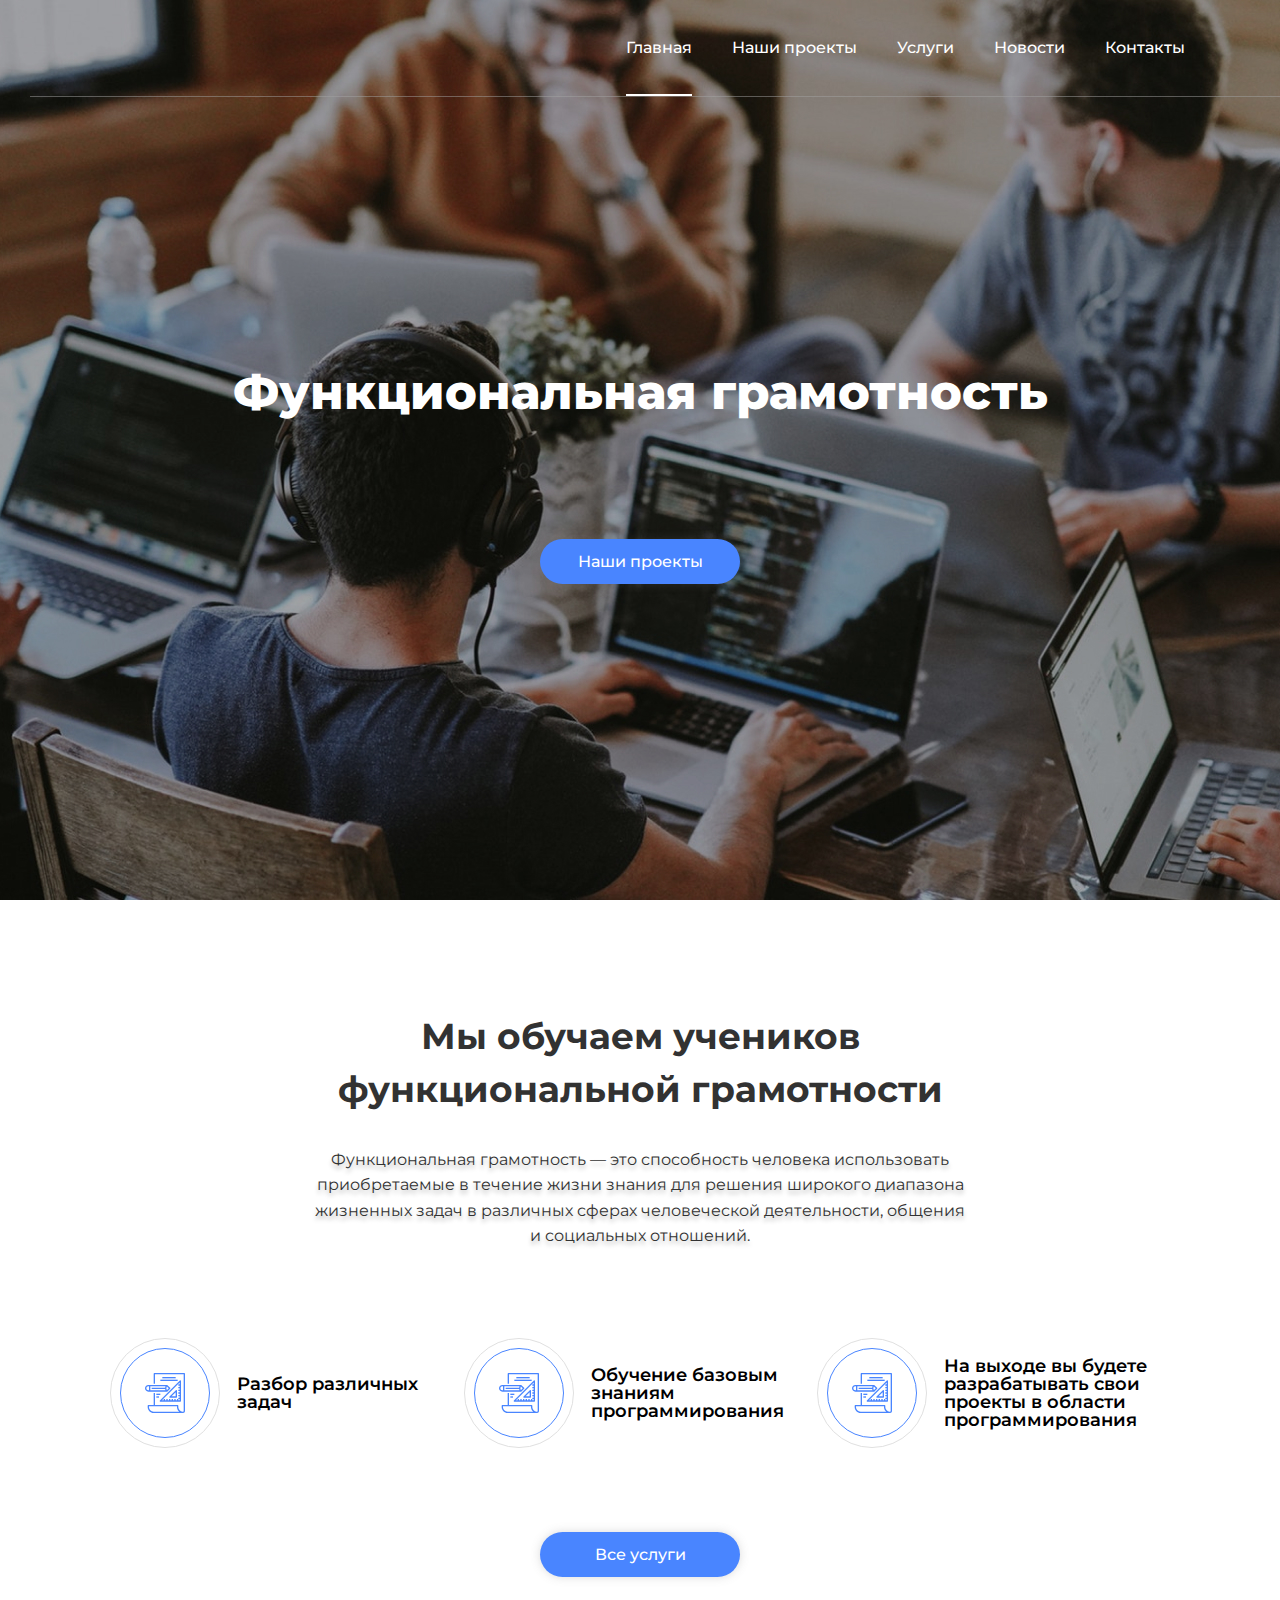
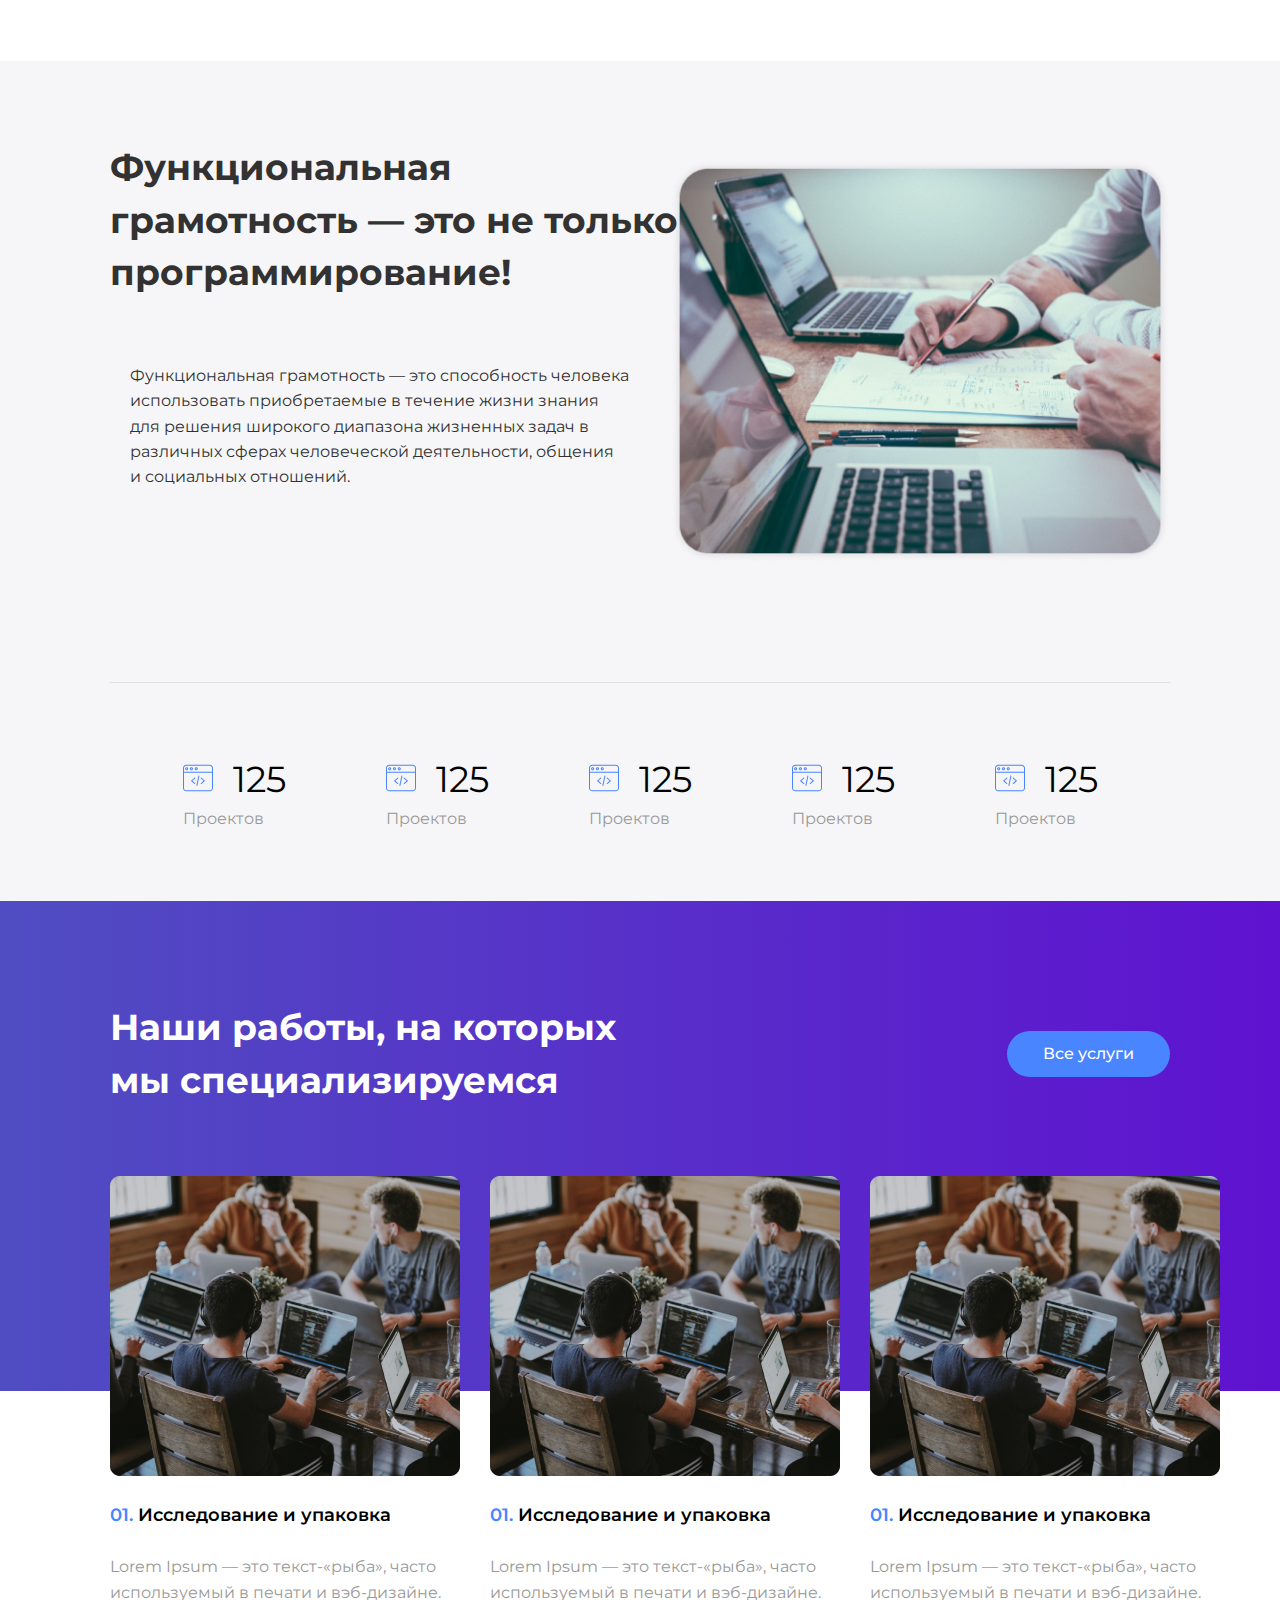
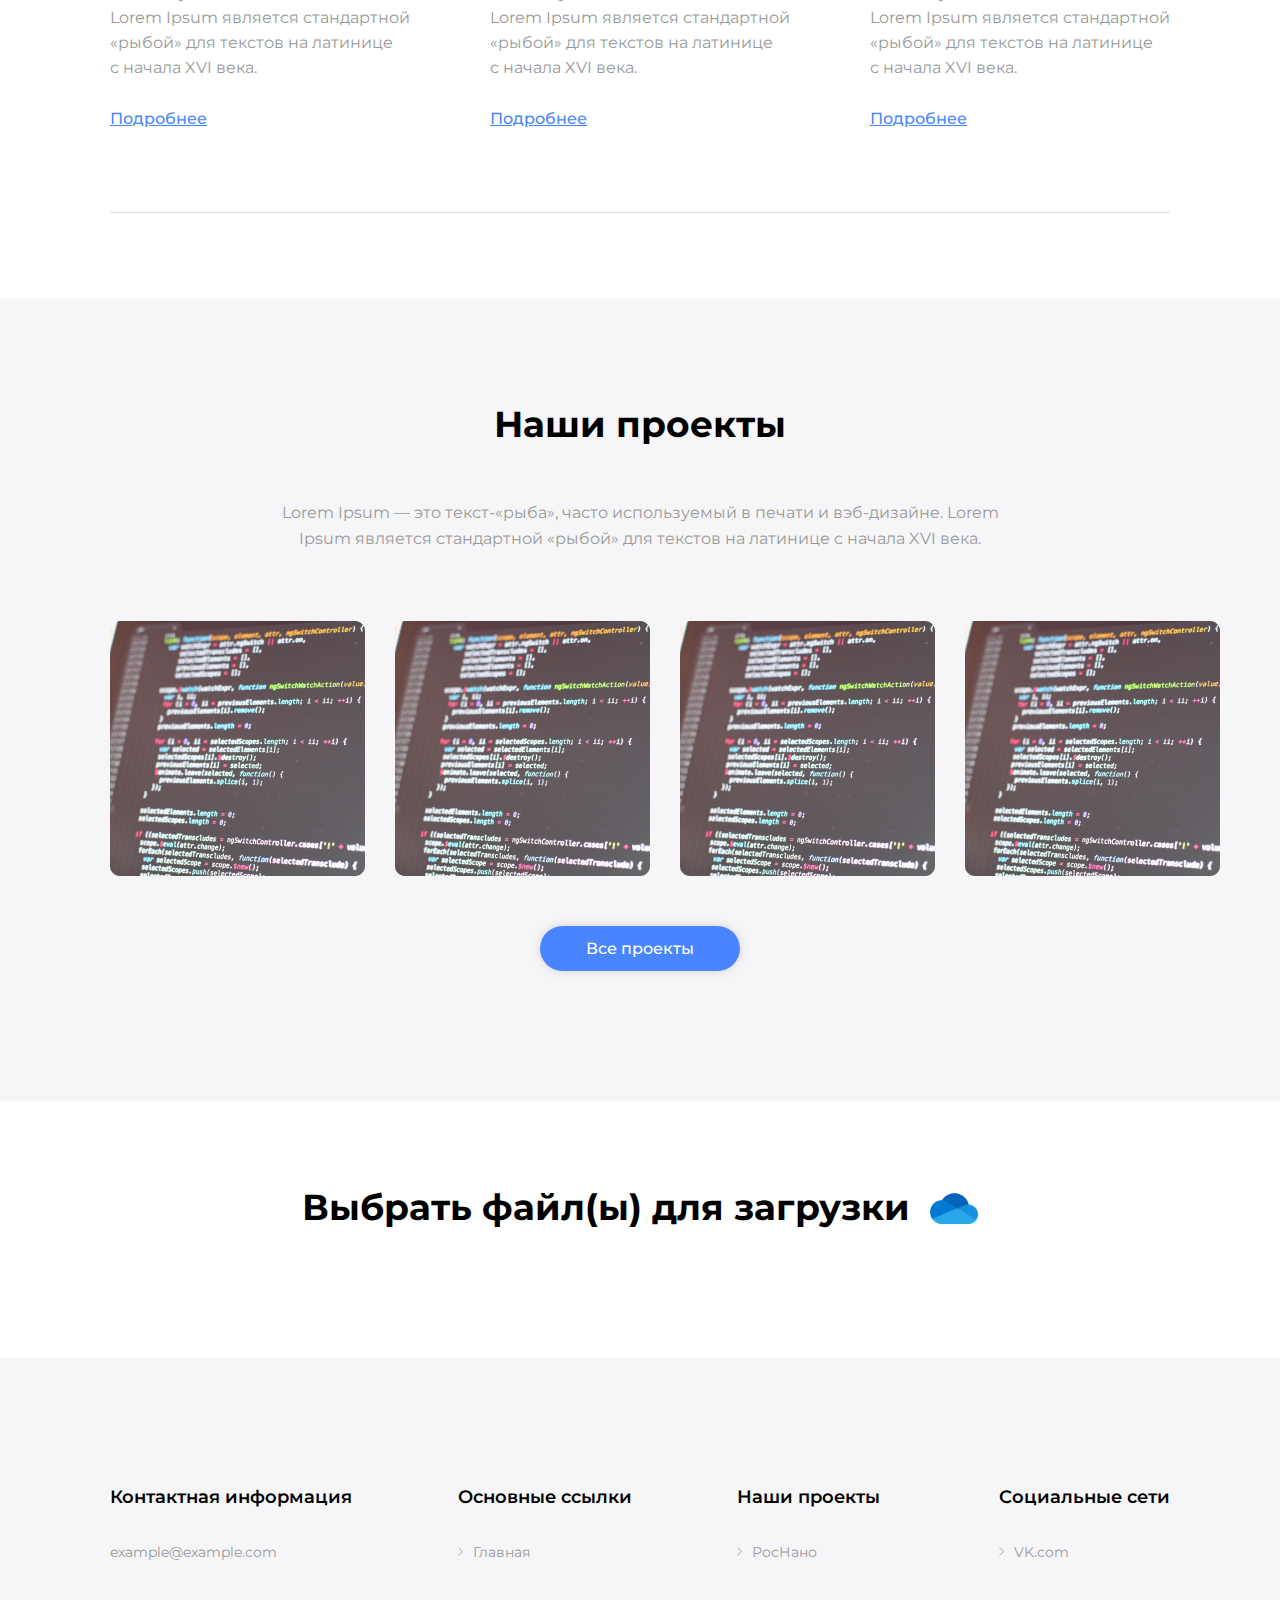
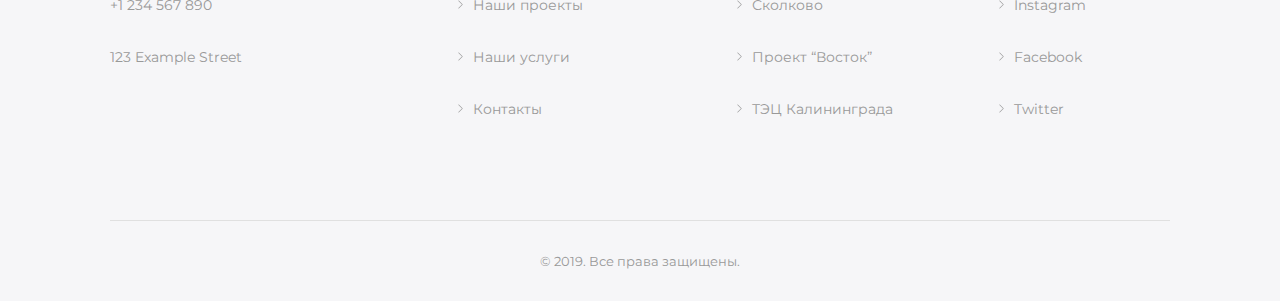
<file: index.html>
<!DOCTYPE html>
<html lang="en">
  <head>
    <meta charset="UTF-8" />
    <meta http-equiv="X-UA-Compatible" content="IE=edge" />
    <meta name="viewport" content="width=device-width, initial-scale=1.0" />
    <title>Название сайта</title>
    <!-- Подключение шрифтов -->
    <link rel="preconnect" href="https://fonts.googleapis.com" />
    <link rel="preconnect" href="https://fonts.gstatic.com" crossorigin />
    <link rel="stylesheet" href="https://cdnjs.cloudflare.com/ajax/libs/font-awesome/6.0.0-beta3/css/all.min.css">
    <link
      href="https://fonts.googleapis.com/css2?family=Montserrat:ital,wght@0,100..900;1,100..900&display=swap"
      rel="stylesheet"
    />
    <!-- Подключение файла со стилями -->
    <link rel="stylesheet" href="./css/style.css" />
  </head>

  <body class="main__body">
<!-- Шапка сайта -->
    <nav>
      <div class="container">
        <div class="navbar">
          <ul class="menu">
            <li class="menu__item">
              <a href="./index.html" class="menu__item-link">Главная</a>
            </li>
            <li class="menu__item">
              <a href="./our_projects.html" class="menu__item-link">Наши проекты</a>
            </li>
            <li class="menu__item">
              <a href="#!" class="menu__item-link">Услуги</a>
            </li>
            <li class="menu__item">
              <a href="#!" class="menu__item-link">Новости</a>
            </li>
            <li class="menu__item">
              <a href="#!" class="menu__item-link">Контакты</a>
            </li>
          </ul>
          <!-- Мобильное меню -->
          <div class="burger">
            <span></span>
          </div>
        </div>
      </div>
    </nav>

    <!-- Основная страница -->
    <main>
      <!-- Секция главного экрана -->
      <section class="section__hero" id="hero">
        <div class="wrapper-bg">
          <div class="container">
            <div class="hero__inner">
              <div div class="hero__title">
                <h1 class="title">Функциональная грамотность</h1>
              </div>
              <div class="hero__button">
                <div class="button">
                  <a href="#!" class="button__link">Наши проекты</a>
                </div>
              </div>
            </div>
          </div>
        </div>
      </section>
      <!-- Секция сервиса -->
      <section class="services" id="services">
        <div class="container">
          <div class="services__info">
            <div class="services__title">
              <p>Мы&nbsp;обучаем учеников функциональной грамотности</p>
            </div>
            <div class="services__text">
              <p>
                Функциональная грамотность&nbsp;&mdash; это способность человека использовать
                приобретаемые в&nbsp;течение жизни знания для решения широкого диапазона жизненных
                задач в&nbsp;различных сферах человеческой деятельности, общения и&nbsp;социальных
                отношений.
              </p>
            </div>
          </div>
          <div class="services">
            <div class="services__card">
              <div class="services__card-img">
                <img src="./img/project_1.svg" alt="проект" />
              </div>
              <div class="sevices__card-text">
                <span>Разбор различных задач</span>
              </div>
            </div>
            <div class="services__card">
              <div class="services__card-img">
                <img src="./img/project_1.svg" alt="проект" />
              </div>
              <div class="sevices__card-text">
                <span>Обучение базовым знаниям программирования</span>
              </div>
            </div>
            <div class="services__card">
              <div class="services__card-img">
                <img src="./img/project_1.svg" alt="проект" />
              </div>
              <div class="sevices__card-text">
                <span
                  >На&nbsp;выходе вы&nbsp;будете разрабатывать свои проекты в&nbsp;области
                  программирования</span
                >
              </div>
            </div>
          </div>
          <div class="button">
            <a href="#!" class="button_link">Все услуги</a>
          </div>
        </div>
      </section>

      <!-- Секция о нас -->
      <section class="section__about" id="about">
        <div class="container">
          <div class="about__content">
            <div class="about__content-info">
              <div class="about__content-title">
                <h3>
                  Функциональная грамотность&nbsp;&mdash; это не&nbsp;только программирование!
                </h3>
              </div>
              <div class="about__content-text">
                <p>
                  Функциональная грамотность&nbsp;&mdash; это способность человека использовать
                  приобретаемые в&nbsp;течение жизни знания <br />
                  для решения широкого диапазона жизненных задач в&nbsp;
                  <br />различных сферах человеческой деятельности, общения и&nbsp;социальных
                  отношений.
                </p>
              </div>
            </div>
            <div class="about__content-img"></div>
          </div>
          
          <div class="about__counter">
            <div class="statistic">
              <div class="statistic__item">
                <div class="statistic-wrapper">
                  <div class="statistic__inner">
                    <div class="statistic-svg">
                      <svg
                        width="30"
                        height="30"
                        viewBox="0 0 30 30"
                        fill="none"
                        xmlns="http://www.w3.org/2000/svg"
                      >
                        <path
                          d="M11.8364 21.0235C11.7231 21.0235 11.609 20.9845 11.5158 20.9052L8.31084 18.1762C8.20029 18.082 8.13672 17.9443 8.13672 17.799C8.13672 17.6539 8.20056 17.5162 8.31084 17.422L11.5158 14.693C11.7239 14.5155 12.0365 14.5407 12.214 14.7488C12.3911 14.9572 12.3663 15.2698 12.1579 15.4469L9.39594 17.799L12.1579 20.151C12.3663 20.3284 12.3911 20.641 12.214 20.8491C12.1159 20.9644 11.9766 21.0235 11.8364 21.0235Z"
                          fill="#4985FF"
                        />
                        <path
                          d="M18.1635 21.0235C18.0234 21.0235 17.8841 20.9644 17.7862 20.8491C17.6088 20.641 17.6339 20.3284 17.8421 20.151L20.604 17.799L17.8421 15.4469C17.6339 15.2698 17.6088 14.9572 17.7862 14.7488C17.9634 14.5407 18.2763 14.5155 18.4841 14.693L21.6891 17.422C21.7996 17.5162 21.8632 17.6539 21.8632 17.799C21.8632 17.9443 21.7996 18.082 21.6891 18.1762L18.4841 20.9052C18.391 20.9845 18.2768 21.0235 18.1635 21.0235Z"
                          fill="#4985FF"
                        />
                        <path
                          d="M13.8652 23.0706C13.8312 23.0706 13.7969 23.067 13.7624 23.0598C13.4949 23.0034 13.3235 22.7406 13.3799 22.473L15.3773 12.9894C15.4337 12.7219 15.6963 12.5505 15.9641 12.6069C16.2317 12.6633 16.403 12.9259 16.3466 13.1937L14.3492 22.6773C14.3 22.9105 14.0943 23.0706 13.8652 23.0706Z"
                          fill="#4985FF"
                        />
                        <path
                          d="M26.6745 28.2374H3.32547C1.49193 28.2374 0 26.7457 0 24.9119V5.09451C0 3.26097 1.49193 1.76904 3.32547 1.76904H26.6745C28.5081 1.76904 30 3.26097 30 5.09451V24.9119C30 26.7457 28.5081 28.2374 26.6745 28.2374ZM3.32547 2.75961C2.03807 2.75961 0.990566 3.80711 0.990566 5.09451V24.9119C0.990566 26.1993 2.03807 27.2468 3.32547 27.2468H26.6745C27.9619 27.2468 29.0094 26.1993 29.0094 24.9119V5.09451C29.0094 3.80711 27.9619 2.75961 26.6745 2.75961H3.32547Z"
                          fill="#4985FF"
                        />
                        <path
                          d="M29.5047 9.69955H0.495283C0.221661 9.69955 0 9.47789 0 9.20427C0 8.93092 0.221661 8.70898 0.495283 8.70898H29.5047C29.7783 8.70898 30 8.93092 30 9.20427C30 9.47789 29.7783 9.69955 29.5047 9.69955Z"
                          fill="#4985FF"
                        />
                        <path
                          d="M8.46191 7.32959C7.59793 7.32959 6.89453 6.62619 6.89453 5.76221C6.89453 4.89795 7.59793 4.19482 8.46191 4.19482C9.32617 4.19482 10.0293 4.89795 10.0293 5.76221C10.0293 6.62619 9.32617 7.32959 8.46191 7.32959ZM8.46191 5.18539C8.14407 5.18539 7.8851 5.44409 7.8851 5.76221C7.8851 6.08033 8.14407 6.33902 8.46191 6.33902C8.78003 6.33902 9.03873 6.08033 9.03873 5.76221C9.03873 5.44409 8.78003 5.18539 8.46191 5.18539Z"
                          fill="#4985FF"
                        />
                        <path
                          d="M3.64746 7.31445C2.7832 7.31445 2.08008 6.61133 2.08008 5.74707C2.08008 4.88281 2.7832 4.17969 3.64746 4.17969C4.51171 4.17969 5.21484 4.88281 5.21484 5.74707C5.21484 6.61133 4.51171 7.31445 3.64746 7.31445ZM3.64746 5.17025C3.32962 5.17025 3.07064 5.42923 3.07064 5.74707C3.07064 6.06519 3.32962 6.32389 3.64746 6.32389C3.96558 6.32389 4.22427 6.06519 4.22427 5.74707C4.22427 5.42923 3.96558 5.17025 3.64746 5.17025Z"
                          fill="#4985FF"
                        />
                        <path
                          d="M13.278 7.34445C12.4141 7.34445 11.7109 6.64133 11.7109 5.77707C11.7109 4.91309 12.4141 4.20996 13.278 4.20996C14.1423 4.20996 14.8454 4.91309 14.8454 5.77707C14.8454 6.64133 14.1423 7.34445 13.278 7.34445ZM13.278 5.20025C12.9602 5.20025 12.7015 5.45895 12.7015 5.77707C12.7015 6.09519 12.9602 6.35388 13.278 6.35388C13.5962 6.35388 13.8549 6.09519 13.8549 5.77707C13.8549 5.45895 13.5962 5.20025 13.278 5.20025Z"
                          fill="#4985FF"
                        />
                      </svg>
                    </div>
                    <div class="statistic__nubmer">125</div>
                  </div>
                  <span class="statistic__text">Проектов</span>
                </div>
              </div>

              <div class="statistic__item">
                <div class="statistic-wrapper">
                  <div class="statistic__inner">
                    <div class="statistic-svg">
                      <svg
                        width="30"
                        height="30"
                        viewBox="0 0 30 30"
                        fill="none"
                        xmlns="http://www.w3.org/2000/svg"
                      >
                        <path
                          d="M11.8364 21.0235C11.7231 21.0235 11.609 20.9845 11.5158 20.9052L8.31084 18.1762C8.20029 18.082 8.13672 17.9443 8.13672 17.799C8.13672 17.6539 8.20056 17.5162 8.31084 17.422L11.5158 14.693C11.7239 14.5155 12.0365 14.5407 12.214 14.7488C12.3911 14.9572 12.3663 15.2698 12.1579 15.4469L9.39594 17.799L12.1579 20.151C12.3663 20.3284 12.3911 20.641 12.214 20.8491C12.1159 20.9644 11.9766 21.0235 11.8364 21.0235Z"
                          fill="#4985FF"
                        />
                        <path
                          d="M18.1635 21.0235C18.0234 21.0235 17.8841 20.9644 17.7862 20.8491C17.6088 20.641 17.6339 20.3284 17.8421 20.151L20.604 17.799L17.8421 15.4469C17.6339 15.2698 17.6088 14.9572 17.7862 14.7488C17.9634 14.5407 18.2763 14.5155 18.4841 14.693L21.6891 17.422C21.7996 17.5162 21.8632 17.6539 21.8632 17.799C21.8632 17.9443 21.7996 18.082 21.6891 18.1762L18.4841 20.9052C18.391 20.9845 18.2768 21.0235 18.1635 21.0235Z"
                          fill="#4985FF"
                        />
                        <path
                          d="M13.8652 23.0706C13.8312 23.0706 13.7969 23.067 13.7624 23.0598C13.4949 23.0034 13.3235 22.7406 13.3799 22.473L15.3773 12.9894C15.4337 12.7219 15.6963 12.5505 15.9641 12.6069C16.2317 12.6633 16.403 12.9259 16.3466 13.1937L14.3492 22.6773C14.3 22.9105 14.0943 23.0706 13.8652 23.0706Z"
                          fill="#4985FF"
                        />
                        <path
                          d="M26.6745 28.2374H3.32547C1.49193 28.2374 0 26.7457 0 24.9119V5.09451C0 3.26097 1.49193 1.76904 3.32547 1.76904H26.6745C28.5081 1.76904 30 3.26097 30 5.09451V24.9119C30 26.7457 28.5081 28.2374 26.6745 28.2374ZM3.32547 2.75961C2.03807 2.75961 0.990566 3.80711 0.990566 5.09451V24.9119C0.990566 26.1993 2.03807 27.2468 3.32547 27.2468H26.6745C27.9619 27.2468 29.0094 26.1993 29.0094 24.9119V5.09451C29.0094 3.80711 27.9619 2.75961 26.6745 2.75961H3.32547Z"
                          fill="#4985FF"
                        />
                        <path
                          d="M29.5047 9.69955H0.495283C0.221661 9.69955 0 9.47789 0 9.20427C0 8.93092 0.221661 8.70898 0.495283 8.70898H29.5047C29.7783 8.70898 30 8.93092 30 9.20427C30 9.47789 29.7783 9.69955 29.5047 9.69955Z"
                          fill="#4985FF"
                        />
                        <path
                          d="M8.46191 7.32959C7.59793 7.32959 6.89453 6.62619 6.89453 5.76221C6.89453 4.89795 7.59793 4.19482 8.46191 4.19482C9.32617 4.19482 10.0293 4.89795 10.0293 5.76221C10.0293 6.62619 9.32617 7.32959 8.46191 7.32959ZM8.46191 5.18539C8.14407 5.18539 7.8851 5.44409 7.8851 5.76221C7.8851 6.08033 8.14407 6.33902 8.46191 6.33902C8.78003 6.33902 9.03873 6.08033 9.03873 5.76221C9.03873 5.44409 8.78003 5.18539 8.46191 5.18539Z"
                          fill="#4985FF"
                        />
                        <path
                          d="M3.64746 7.31445C2.7832 7.31445 2.08008 6.61133 2.08008 5.74707C2.08008 4.88281 2.7832 4.17969 3.64746 4.17969C4.51171 4.17969 5.21484 4.88281 5.21484 5.74707C5.21484 6.61133 4.51171 7.31445 3.64746 7.31445ZM3.64746 5.17025C3.32962 5.17025 3.07064 5.42923 3.07064 5.74707C3.07064 6.06519 3.32962 6.32389 3.64746 6.32389C3.96558 6.32389 4.22427 6.06519 4.22427 5.74707C4.22427 5.42923 3.96558 5.17025 3.64746 5.17025Z"
                          fill="#4985FF"
                        />
                        <path
                          d="M13.278 7.34445C12.4141 7.34445 11.7109 6.64133 11.7109 5.77707C11.7109 4.91309 12.4141 4.20996 13.278 4.20996C14.1423 4.20996 14.8454 4.91309 14.8454 5.77707C14.8454 6.64133 14.1423 7.34445 13.278 7.34445ZM13.278 5.20025C12.9602 5.20025 12.7015 5.45895 12.7015 5.77707C12.7015 6.09519 12.9602 6.35388 13.278 6.35388C13.5962 6.35388 13.8549 6.09519 13.8549 5.77707C13.8549 5.45895 13.5962 5.20025 13.278 5.20025Z"
                          fill="#4985FF"
                        />
                      </svg>
                    </div>
                    <div class="statistic__nubmer">125</div>
                  </div>
                  <span class="statistic__text">Проектов</span>
                </div>
              </div>

              <div class="statistic__item">
                <div class="statistic-wrapper">
                  <div class="statistic__inner">
                    <div class="statistic-svg">
                      <svg
                        width="30"
                        height="30"
                        viewBox="0 0 30 30"
                        fill="none"
                        xmlns="http://www.w3.org/2000/svg"
                      >
                        <path
                          d="M11.8364 21.0235C11.7231 21.0235 11.609 20.9845 11.5158 20.9052L8.31084 18.1762C8.20029 18.082 8.13672 17.9443 8.13672 17.799C8.13672 17.6539 8.20056 17.5162 8.31084 17.422L11.5158 14.693C11.7239 14.5155 12.0365 14.5407 12.214 14.7488C12.3911 14.9572 12.3663 15.2698 12.1579 15.4469L9.39594 17.799L12.1579 20.151C12.3663 20.3284 12.3911 20.641 12.214 20.8491C12.1159 20.9644 11.9766 21.0235 11.8364 21.0235Z"
                          fill="#4985FF"
                        />
                        <path
                          d="M18.1635 21.0235C18.0234 21.0235 17.8841 20.9644 17.7862 20.8491C17.6088 20.641 17.6339 20.3284 17.8421 20.151L20.604 17.799L17.8421 15.4469C17.6339 15.2698 17.6088 14.9572 17.7862 14.7488C17.9634 14.5407 18.2763 14.5155 18.4841 14.693L21.6891 17.422C21.7996 17.5162 21.8632 17.6539 21.8632 17.799C21.8632 17.9443 21.7996 18.082 21.6891 18.1762L18.4841 20.9052C18.391 20.9845 18.2768 21.0235 18.1635 21.0235Z"
                          fill="#4985FF"
                        />
                        <path
                          d="M13.8652 23.0706C13.8312 23.0706 13.7969 23.067 13.7624 23.0598C13.4949 23.0034 13.3235 22.7406 13.3799 22.473L15.3773 12.9894C15.4337 12.7219 15.6963 12.5505 15.9641 12.6069C16.2317 12.6633 16.403 12.9259 16.3466 13.1937L14.3492 22.6773C14.3 22.9105 14.0943 23.0706 13.8652 23.0706Z"
                          fill="#4985FF"
                        />
                        <path
                          d="M26.6745 28.2374H3.32547C1.49193 28.2374 0 26.7457 0 24.9119V5.09451C0 3.26097 1.49193 1.76904 3.32547 1.76904H26.6745C28.5081 1.76904 30 3.26097 30 5.09451V24.9119C30 26.7457 28.5081 28.2374 26.6745 28.2374ZM3.32547 2.75961C2.03807 2.75961 0.990566 3.80711 0.990566 5.09451V24.9119C0.990566 26.1993 2.03807 27.2468 3.32547 27.2468H26.6745C27.9619 27.2468 29.0094 26.1993 29.0094 24.9119V5.09451C29.0094 3.80711 27.9619 2.75961 26.6745 2.75961H3.32547Z"
                          fill="#4985FF"
                        />
                        <path
                          d="M29.5047 9.69955H0.495283C0.221661 9.69955 0 9.47789 0 9.20427C0 8.93092 0.221661 8.70898 0.495283 8.70898H29.5047C29.7783 8.70898 30 8.93092 30 9.20427C30 9.47789 29.7783 9.69955 29.5047 9.69955Z"
                          fill="#4985FF"
                        />
                        <path
                          d="M8.46191 7.32959C7.59793 7.32959 6.89453 6.62619 6.89453 5.76221C6.89453 4.89795 7.59793 4.19482 8.46191 4.19482C9.32617 4.19482 10.0293 4.89795 10.0293 5.76221C10.0293 6.62619 9.32617 7.32959 8.46191 7.32959ZM8.46191 5.18539C8.14407 5.18539 7.8851 5.44409 7.8851 5.76221C7.8851 6.08033 8.14407 6.33902 8.46191 6.33902C8.78003 6.33902 9.03873 6.08033 9.03873 5.76221C9.03873 5.44409 8.78003 5.18539 8.46191 5.18539Z"
                          fill="#4985FF"
                        />
                        <path
                          d="M3.64746 7.31445C2.7832 7.31445 2.08008 6.61133 2.08008 5.74707C2.08008 4.88281 2.7832 4.17969 3.64746 4.17969C4.51171 4.17969 5.21484 4.88281 5.21484 5.74707C5.21484 6.61133 4.51171 7.31445 3.64746 7.31445ZM3.64746 5.17025C3.32962 5.17025 3.07064 5.42923 3.07064 5.74707C3.07064 6.06519 3.32962 6.32389 3.64746 6.32389C3.96558 6.32389 4.22427 6.06519 4.22427 5.74707C4.22427 5.42923 3.96558 5.17025 3.64746 5.17025Z"
                          fill="#4985FF"
                        />
                        <path
                          d="M13.278 7.34445C12.4141 7.34445 11.7109 6.64133 11.7109 5.77707C11.7109 4.91309 12.4141 4.20996 13.278 4.20996C14.1423 4.20996 14.8454 4.91309 14.8454 5.77707C14.8454 6.64133 14.1423 7.34445 13.278 7.34445ZM13.278 5.20025C12.9602 5.20025 12.7015 5.45895 12.7015 5.77707C12.7015 6.09519 12.9602 6.35388 13.278 6.35388C13.5962 6.35388 13.8549 6.09519 13.8549 5.77707C13.8549 5.45895 13.5962 5.20025 13.278 5.20025Z"
                          fill="#4985FF"
                        />
                      </svg>
                    </div>
                    <div class="statistic__nubmer">125</div>
                  </div>
                  <span class="statistic__text">Проектов</span>
                </div>
              </div>

              <div class="statistic__item">
                <div class="statistic-wrapper">
                  <div class="statistic__inner">
                    <div class="statistic-svg">
                      <svg
                        width="30"
                        height="30"
                        viewBox="0 0 30 30"
                        fill="none"
                        xmlns="http://www.w3.org/2000/svg"
                      >
                        <path
                          d="M11.8364 21.0235C11.7231 21.0235 11.609 20.9845 11.5158 20.9052L8.31084 18.1762C8.20029 18.082 8.13672 17.9443 8.13672 17.799C8.13672 17.6539 8.20056 17.5162 8.31084 17.422L11.5158 14.693C11.7239 14.5155 12.0365 14.5407 12.214 14.7488C12.3911 14.9572 12.3663 15.2698 12.1579 15.4469L9.39594 17.799L12.1579 20.151C12.3663 20.3284 12.3911 20.641 12.214 20.8491C12.1159 20.9644 11.9766 21.0235 11.8364 21.0235Z"
                          fill="#4985FF"
                        />
                        <path
                          d="M18.1635 21.0235C18.0234 21.0235 17.8841 20.9644 17.7862 20.8491C17.6088 20.641 17.6339 20.3284 17.8421 20.151L20.604 17.799L17.8421 15.4469C17.6339 15.2698 17.6088 14.9572 17.7862 14.7488C17.9634 14.5407 18.2763 14.5155 18.4841 14.693L21.6891 17.422C21.7996 17.5162 21.8632 17.6539 21.8632 17.799C21.8632 17.9443 21.7996 18.082 21.6891 18.1762L18.4841 20.9052C18.391 20.9845 18.2768 21.0235 18.1635 21.0235Z"
                          fill="#4985FF"
                        />
                        <path
                          d="M13.8652 23.0706C13.8312 23.0706 13.7969 23.067 13.7624 23.0598C13.4949 23.0034 13.3235 22.7406 13.3799 22.473L15.3773 12.9894C15.4337 12.7219 15.6963 12.5505 15.9641 12.6069C16.2317 12.6633 16.403 12.9259 16.3466 13.1937L14.3492 22.6773C14.3 22.9105 14.0943 23.0706 13.8652 23.0706Z"
                          fill="#4985FF"
                        />
                        <path
                          d="M26.6745 28.2374H3.32547C1.49193 28.2374 0 26.7457 0 24.9119V5.09451C0 3.26097 1.49193 1.76904 3.32547 1.76904H26.6745C28.5081 1.76904 30 3.26097 30 5.09451V24.9119C30 26.7457 28.5081 28.2374 26.6745 28.2374ZM3.32547 2.75961C2.03807 2.75961 0.990566 3.80711 0.990566 5.09451V24.9119C0.990566 26.1993 2.03807 27.2468 3.32547 27.2468H26.6745C27.9619 27.2468 29.0094 26.1993 29.0094 24.9119V5.09451C29.0094 3.80711 27.9619 2.75961 26.6745 2.75961H3.32547Z"
                          fill="#4985FF"
                        />
                        <path
                          d="M29.5047 9.69955H0.495283C0.221661 9.69955 0 9.47789 0 9.20427C0 8.93092 0.221661 8.70898 0.495283 8.70898H29.5047C29.7783 8.70898 30 8.93092 30 9.20427C30 9.47789 29.7783 9.69955 29.5047 9.69955Z"
                          fill="#4985FF"
                        />
                        <path
                          d="M8.46191 7.32959C7.59793 7.32959 6.89453 6.62619 6.89453 5.76221C6.89453 4.89795 7.59793 4.19482 8.46191 4.19482C9.32617 4.19482 10.0293 4.89795 10.0293 5.76221C10.0293 6.62619 9.32617 7.32959 8.46191 7.32959ZM8.46191 5.18539C8.14407 5.18539 7.8851 5.44409 7.8851 5.76221C7.8851 6.08033 8.14407 6.33902 8.46191 6.33902C8.78003 6.33902 9.03873 6.08033 9.03873 5.76221C9.03873 5.44409 8.78003 5.18539 8.46191 5.18539Z"
                          fill="#4985FF"
                        />
                        <path
                          d="M3.64746 7.31445C2.7832 7.31445 2.08008 6.61133 2.08008 5.74707C2.08008 4.88281 2.7832 4.17969 3.64746 4.17969C4.51171 4.17969 5.21484 4.88281 5.21484 5.74707C5.21484 6.61133 4.51171 7.31445 3.64746 7.31445ZM3.64746 5.17025C3.32962 5.17025 3.07064 5.42923 3.07064 5.74707C3.07064 6.06519 3.32962 6.32389 3.64746 6.32389C3.96558 6.32389 4.22427 6.06519 4.22427 5.74707C4.22427 5.42923 3.96558 5.17025 3.64746 5.17025Z"
                          fill="#4985FF"
                        />
                        <path
                          d="M13.278 7.34445C12.4141 7.34445 11.7109 6.64133 11.7109 5.77707C11.7109 4.91309 12.4141 4.20996 13.278 4.20996C14.1423 4.20996 14.8454 4.91309 14.8454 5.77707C14.8454 6.64133 14.1423 7.34445 13.278 7.34445ZM13.278 5.20025C12.9602 5.20025 12.7015 5.45895 12.7015 5.77707C12.7015 6.09519 12.9602 6.35388 13.278 6.35388C13.5962 6.35388 13.8549 6.09519 13.8549 5.77707C13.8549 5.45895 13.5962 5.20025 13.278 5.20025Z"
                          fill="#4985FF"
                        />
                      </svg>
                    </div>
                    <div class="statistic__nubmer">125</div>
                  </div>
                  <span class="statistic__text">Проектов</span>
                </div>
              </div>

              <div class="statistic__item">
                <div class="statistic-wrapper">
                  <div class="statistic__inner">
                    <div class="statistic-svg">
                      <svg
                        width="30"
                        height="30"
                        viewBox="0 0 30 30"
                        fill="none"
                        xmlns="http://www.w3.org/2000/svg"
                      >
                        <path
                          d="M11.8364 21.0235C11.7231 21.0235 11.609 20.9845 11.5158 20.9052L8.31084 18.1762C8.20029 18.082 8.13672 17.9443 8.13672 17.799C8.13672 17.6539 8.20056 17.5162 8.31084 17.422L11.5158 14.693C11.7239 14.5155 12.0365 14.5407 12.214 14.7488C12.3911 14.9572 12.3663 15.2698 12.1579 15.4469L9.39594 17.799L12.1579 20.151C12.3663 20.3284 12.3911 20.641 12.214 20.8491C12.1159 20.9644 11.9766 21.0235 11.8364 21.0235Z"
                          fill="#4985FF"
                        />
                        <path
                          d="M18.1635 21.0235C18.0234 21.0235 17.8841 20.9644 17.7862 20.8491C17.6088 20.641 17.6339 20.3284 17.8421 20.151L20.604 17.799L17.8421 15.4469C17.6339 15.2698 17.6088 14.9572 17.7862 14.7488C17.9634 14.5407 18.2763 14.5155 18.4841 14.693L21.6891 17.422C21.7996 17.5162 21.8632 17.6539 21.8632 17.799C21.8632 17.9443 21.7996 18.082 21.6891 18.1762L18.4841 20.9052C18.391 20.9845 18.2768 21.0235 18.1635 21.0235Z"
                          fill="#4985FF"
                        />
                        <path
                          d="M13.8652 23.0706C13.8312 23.0706 13.7969 23.067 13.7624 23.0598C13.4949 23.0034 13.3235 22.7406 13.3799 22.473L15.3773 12.9894C15.4337 12.7219 15.6963 12.5505 15.9641 12.6069C16.2317 12.6633 16.403 12.9259 16.3466 13.1937L14.3492 22.6773C14.3 22.9105 14.0943 23.0706 13.8652 23.0706Z"
                          fill="#4985FF"
                        />
                        <path
                          d="M26.6745 28.2374H3.32547C1.49193 28.2374 0 26.7457 0 24.9119V5.09451C0 3.26097 1.49193 1.76904 3.32547 1.76904H26.6745C28.5081 1.76904 30 3.26097 30 5.09451V24.9119C30 26.7457 28.5081 28.2374 26.6745 28.2374ZM3.32547 2.75961C2.03807 2.75961 0.990566 3.80711 0.990566 5.09451V24.9119C0.990566 26.1993 2.03807 27.2468 3.32547 27.2468H26.6745C27.9619 27.2468 29.0094 26.1993 29.0094 24.9119V5.09451C29.0094 3.80711 27.9619 2.75961 26.6745 2.75961H3.32547Z"
                          fill="#4985FF"
                        />
                        <path
                          d="M29.5047 9.69955H0.495283C0.221661 9.69955 0 9.47789 0 9.20427C0 8.93092 0.221661 8.70898 0.495283 8.70898H29.5047C29.7783 8.70898 30 8.93092 30 9.20427C30 9.47789 29.7783 9.69955 29.5047 9.69955Z"
                          fill="#4985FF"
                        />
                        <path
                          d="M8.46191 7.32959C7.59793 7.32959 6.89453 6.62619 6.89453 5.76221C6.89453 4.89795 7.59793 4.19482 8.46191 4.19482C9.32617 4.19482 10.0293 4.89795 10.0293 5.76221C10.0293 6.62619 9.32617 7.32959 8.46191 7.32959ZM8.46191 5.18539C8.14407 5.18539 7.8851 5.44409 7.8851 5.76221C7.8851 6.08033 8.14407 6.33902 8.46191 6.33902C8.78003 6.33902 9.03873 6.08033 9.03873 5.76221C9.03873 5.44409 8.78003 5.18539 8.46191 5.18539Z"
                          fill="#4985FF"
                        />
                        <path
                          d="M3.64746 7.31445C2.7832 7.31445 2.08008 6.61133 2.08008 5.74707C2.08008 4.88281 2.7832 4.17969 3.64746 4.17969C4.51171 4.17969 5.21484 4.88281 5.21484 5.74707C5.21484 6.61133 4.51171 7.31445 3.64746 7.31445ZM3.64746 5.17025C3.32962 5.17025 3.07064 5.42923 3.07064 5.74707C3.07064 6.06519 3.32962 6.32389 3.64746 6.32389C3.96558 6.32389 4.22427 6.06519 4.22427 5.74707C4.22427 5.42923 3.96558 5.17025 3.64746 5.17025Z"
                          fill="#4985FF"
                        />
                        <path
                          d="M13.278 7.34445C12.4141 7.34445 11.7109 6.64133 11.7109 5.77707C11.7109 4.91309 12.4141 4.20996 13.278 4.20996C14.1423 4.20996 14.8454 4.91309 14.8454 5.77707C14.8454 6.64133 14.1423 7.34445 13.278 7.34445ZM13.278 5.20025C12.9602 5.20025 12.7015 5.45895 12.7015 5.77707C12.7015 6.09519 12.9602 6.35388 13.278 6.35388C13.5962 6.35388 13.8549 6.09519 13.8549 5.77707C13.8549 5.45895 13.5962 5.20025 13.278 5.20025Z"
                          fill="#4985FF"
                        />
                      </svg>
                    </div>
                    <div class="statistic__nubmer">125</div>
                  </div>
                  <span class="statistic__text">Проектов</span>
                </div>
              </div>
            </div>
          </div>
        </div>

      </section>

      <!-- Секция работ -->
      <section class="works" id="works">
        <div class="container">
          <div class="works__info">
            <div class="works__info-title">
              Наши работы, на&nbsp;которых мы&nbsp;специализируемся
            </div>
            <div class="works__info-button">
              <a href="#!" class="works__button">Все услуги</a>
            </div>
          </div>
          <div class="cards">
            <div class="cards__inner">
              <div class="cards__img">
                <img src="./img/card-1.png" alt="карточка" />
              </div>
              <div class="cards__info">
                <h4 class="cards__title">
                  <span class="blue">01. </span>Исследование и&nbsp;упаковка
                </h4>
                <p class="cards__text">
                  Lorem Ipsum&nbsp;&mdash; это текст-&laquo;рыба&raquo;, часто используемый
                  в&nbsp;печати и&nbsp;вэб-дизайне. Lorem Ipsum является стандартной
                  &laquo;рыбой&raquo; для текстов на&nbsp;латинице с&nbsp;начала XVI&nbsp;века.
                </p>
                <div class="cards__more">
                  <a class="blue-link" href="#!">Подробнее</a>
                </div>
              </div>
            </div>
            <div class="cards__inner">
              <div class="cards__img">
                <img src="./img/card-1.png" alt="карточка" />
              </div>
              <div class="cards__info">
                <h4 class="cards__title">
                  <span class="blue">01. </span>Исследование и&nbsp;упаковка
                </h4>
                <p class="cards__text">
                  Lorem Ipsum&nbsp;&mdash; это текст-&laquo;рыба&raquo;, часто используемый
                  в&nbsp;печати и&nbsp;вэб-дизайне. Lorem Ipsum является стандартной
                  &laquo;рыбой&raquo; для текстов на&nbsp;латинице с&nbsp;начала XVI&nbsp;века.
                </p>
                <div class="cards__more">
                  <a class="blue-link" href="#!">Подробнее</a>
                </div>
              </div>
            </div>
            <div class="cards__inner">
              <div class="cards__img">
                <img src="./img/card-1.png" alt="карточка" />
              </div>
              <div class="cards__info">
                <h4 class="cards__title">
                  <span class="blue">01. </span>Исследование и&nbsp;упаковка
                </h4>
                <p class="cards__text">
                  Lorem Ipsum&nbsp;&mdash; это текст-&laquo;рыба&raquo;, часто используемый
                  в&nbsp;печати и&nbsp;вэб-дизайне. Lorem Ipsum является стандартной
                  &laquo;рыбой&raquo; для текстов на&nbsp;латинице с&nbsp;начала XVI&nbsp;века.
                </p>
                <div class="cards__more">
                  <a class="blue-link" href="#!">Подробнее</a>
                </div>
              </div>
            </div>
          </div>
        </div>
      </section>

      <!-- Секция с готовыми проектами -->
      <section class="projects" id="projects">
        <div class="container">
          <div class="projects__inner">
            <div class="projects__info">
              <h5 class="projects__title">Наши проекты</h5>
            </div>
            <div class="projects__text">
              Lorem Ipsum&nbsp;&mdash; это текст-&laquo;рыба&raquo;, часто используемый
              в&nbsp;печати и&nbsp;вэб-дизайне. Lorem Ipsum является стандартной &laquo;рыбой&raquo;
              для текстов на&nbsp;латинице с&nbsp;начала XVI&nbsp;века.
            </div>
            <div class="projects__img">
              <div class="img">
                <img src="./img/projects.png" alt="фото выполненного проекта" />
              </div>
              <div class="img">
                <img src="./img/projects.png" alt="фото выполненного проекта" />
              </div>
              <div class="img">
                <img src="./img/projects.png" alt="фото выполненного проекта" />
              </div>
              <div class="img">
                <img src="./img/projects.png" alt="фото выполненного проекта" />
              </div>
            </div>
            <div class="projects__button">
              <a href="#!" class="projects-btn">Все проекты</a>
            </div>
          </div>
        </div>
      </section>

      <!-- Секция скачки и загрузки файлов -->
      <section class="downloads">
        <div class="container__downloads">
     
            <!-- Скрытый элемент input для выбора файлов -->
            <input
              type="file"
              id="fileInput"
              multiple
              accept=".doc,.docx,.xls,.xlsx,.ppt,.pptx,.pdf"
            />
            <!-- Кнопка для активации выбора файлов -->
            <button
              class="custom-file-input"
              onclick="document.getElementById('fileInput').click();"
            >
              Выбрать файл(ы) для загрузки
              <img src="./icons/download-file.png" width="48" alt="иконка для скачивания файлов" />
            </button>
            <!-- Сообщение, если файлы не выбраны -->
            <div id="noFilesMessage" class="no-files-message" style="display: none">
              Файл не выбран
            </div>
            <div id="fileList" class="file-list"></div>
            <button id="deleteAllButton" style="display: none;">Удалить все файлы</button>
            <button id="downloadButton" class="download-button" style="display: none">
              Скачать загруженные файлы
            </button>
         
        </div>
      </section>

    <!-- Подвал сайта -->
    <footer id="footer">
      <div class="container">
        <div class="footer">
          <div class="footer-column">
            <h3>Контактная информация</h3>
            <ul>
              <li>
                <a href="mailto:example@example.com">example@example.com</a>
              </li>
              <li><a href="tel:+1234567890">+1 234 567 890</a></li>
              <li>
                <a href="https://maps.google.com/?q=123+Example+Street" target="_blank"
                  >123 Example Street</a
                >
              </li>
            </ul>
          </div>
          <div class="footer-column">
            <h3>Основные ссылки</h3>
            <ul>
              <li><a class="footer__item-link" href="#">Главная</a></li>
              <li><a class="footer__item-link" href="#">Наши проекты</a></li>
              <li><a class="footer__item-link" href="#">Наши услуги</a></li>
              <li><a class="footer__item-link" href="#">Контакты</a></li>
            </ul>
          </div>
          <div class="footer-column">
            <h3>Наши проекты</h3>
            <ul>
              <li><a class="footer__item-link" href="#!">РосНано</a></li>
              <li><a class="footer__item-link" href="#!">Сколково</a></li>
              <li>
                <a class="footer__item-link" href="#!">Проект “Восток”</a>
              </li>
              <li>
                <a class="footer__item-link" href="#!">ТЭЦ Калининграда</a>
              </li>
            </ul>
          </div>
          <div class="footer-column">
            <h3>Социальные сети</h3>
            <ul>
              <li>
                <a class="footer__item-link" href="https://vk.com" target="_blank">VK.com</a>
              </li>
              <li>
                <a class="footer__item-link" href="https://instagram.com" target="_blank"
                  >Instagram</a
                >
              </li>
              <li>
                <a class="footer__item-link" href="https://facebook.com" target="_blank"
                  >Facebook</a
                >
              </li>
              <li>
                <a class="footer__item-link" href="https://twitter.com" target="_blank">Twitter</a>
              </li>
            </ul>
          </div>
        </div>
        <div class="copyright">&copy;&nbsp;2019. Все права защищены.</div>
      </div>
    </footer>
  </body>
<!-- Подключение JavaScript файла -->
  <script src="./js/scripts.js"></script>
</html>
</file>
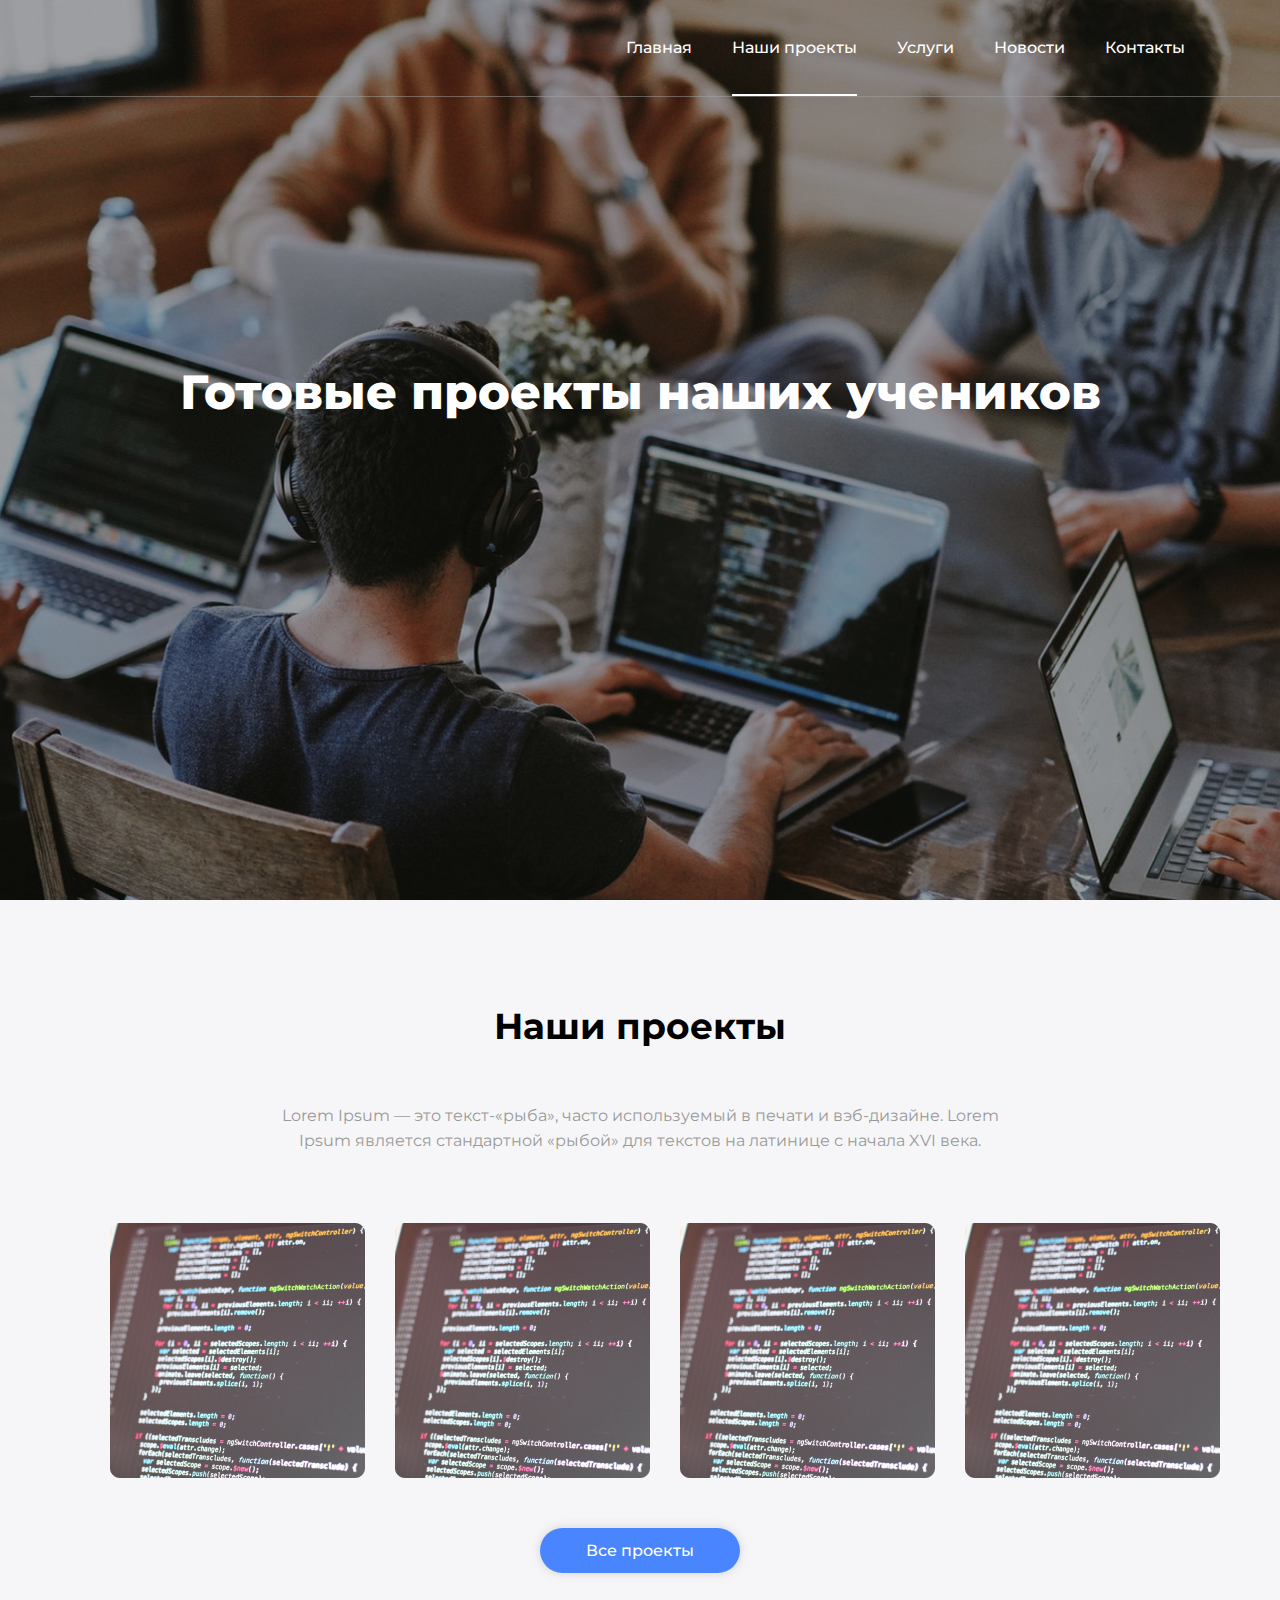
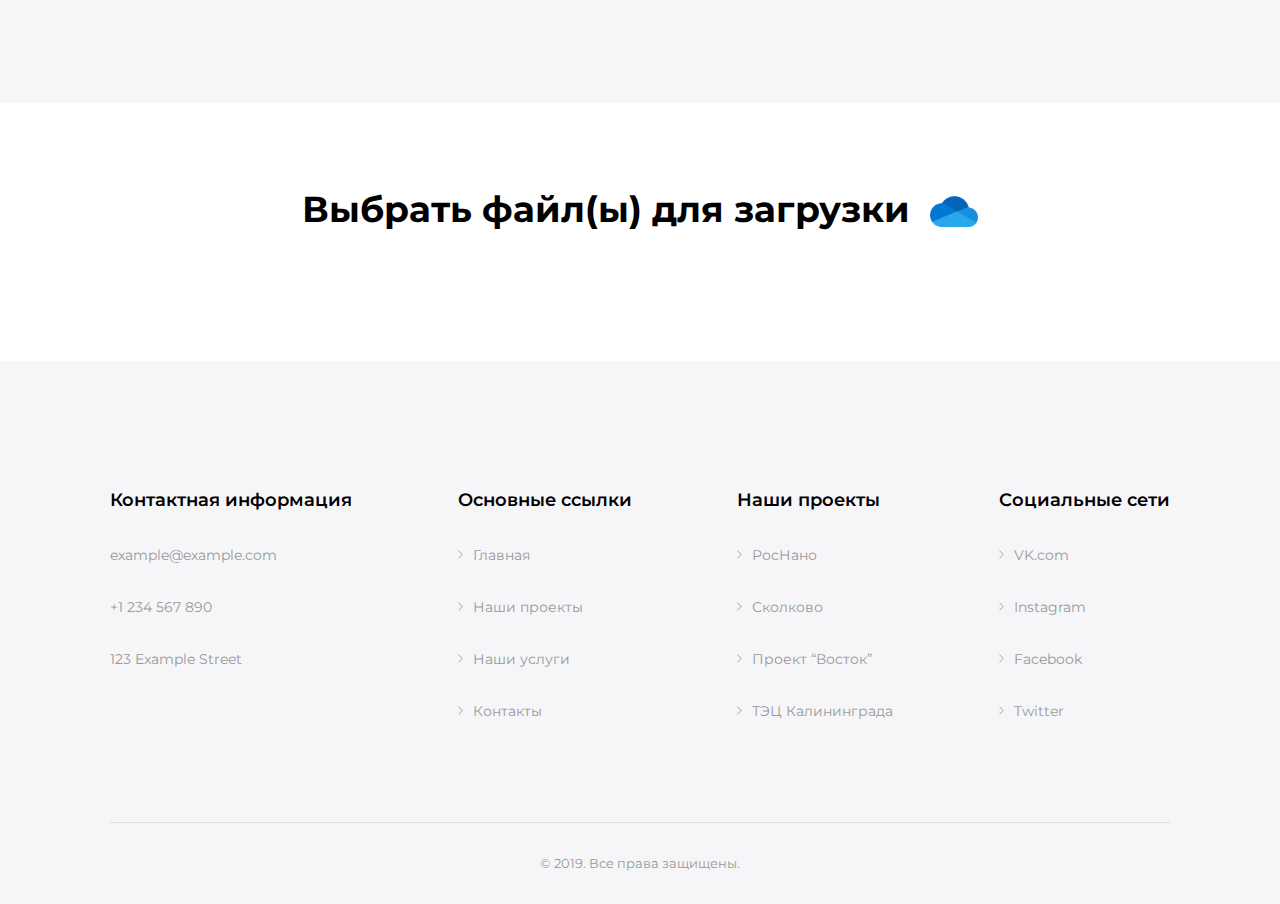
<file: our_projects.html>
<!DOCTYPE html>
<html lang="en">
  <head>
    <meta charset="UTF-8" />
    <meta http-equiv="X-UA-Compatible" content="IE=edge" />
    <meta name="viewport" content="width=device-width, initial-scale=1.0" />
    <title>New Project</title>
    <link
      rel="stylesheet"
      href="https://cdnjs.cloudflare.com/ajax/libs/font-awesome/6.0.0-beta3/css/all.min.css"
    />
    <!-- Подключение шрифтов -->
    <link rel="preconnect" href="https://fonts.googleapis.com" />
    <link rel="preconnect" href="https://fonts.gstatic.com" crossorigin />
    <link
      href="https://fonts.googleapis.com/css2?family=Montserrat:ital,wght@0,100..900;1,100..900&display=swap"
      rel="stylesheet"
    />
    <!-- Подключение файла со стилями -->
    <link rel="stylesheet" href="./css/style.css" />
  </head>

  <body class="main__body">
    <!-- Основная страница -->
    <main>
      <!-- Меню сайта -->
      <nav>
        <div class="container">
          <div class="navbar">
            <ul class="menu">
              <li class="menu__item">
                <a href="./index.html" class="menu__item-link">Главная</a>
              </li>
              <li class="menu__item">
                <a href="./our_projects.html" class="menu__item-link">Наши проекты</a>
              </li>
              <li class="menu__item">
                <a href="" class="menu__item-link">Услуги</a>
              </li>
              <li class="menu__item">
                <a href="#" class="menu__item-link">Новости</a>
              </li>
              <li class="menu__item">
                <a href="#" class="menu__item-link">Контакты</a>
              </li>
            </ul>
            <div class="burger">
              <span></span>
            </div>
          </div>
        </div>
      </nav>
      <!-- Секция главного экрана -->
      <section class="section__hero" id="hero">
        <div class="wrapper-bg">
          <div class="container">
            <div class="hero__inner">
              <div div class="hero__title">
                <h1 class="title">Готовые проекты наших учеников</h1>
              </div>
            </div>
          </div>
        </div>
      </section>
      <!-- Секция с готовыми проектами -->
      <section class="projects" id="projects">
        <div class="container">
          <div class="projects__inner">
            <div class="projects__info">
              <h5 class="projects__title">Наши проекты</h5>
            </div>
            <div class="projects__text">
              Lorem Ipsum&nbsp;&mdash; это текст-&laquo;рыба&raquo;, часто используемый
              в&nbsp;печати и&nbsp;вэб-дизайне. Lorem Ipsum является стандартной &laquo;рыбой&raquo;
              для текстов на&nbsp;латинице с&nbsp;начала XVI&nbsp;века.
            </div>
            <div class="projects__img">
              <div class="img">
                <img src="./img/projects.png" alt="фото выполненного проекта" />
              </div>
              <div class="img">
                <img src="./img/projects.png" alt="фото выполненного проекта" />
              </div>
              <div class="img">
                <img src="./img/projects.png" alt="фото выполненного проекта" />
              </div>
              <div class="img">
                <img src="./img/projects.png" alt="фото выполненного проекта" />
              </div>
            </div>
            <div class="projects__button">
              <a href="#!" class="projects-btn">Все проекты</a>
            </div>
          </div>
        </div>
      </section>
      <!-- Секция скачки и загрузки файлов -->
      <section class="downloads">
        <div class="container__downloads">
          <!-- Скрытый элемент input для выбора файлов -->
          <input
            type="file"
            id="fileInput"
            multiple
            accept=".doc,.docx,.xls,.xlsx,.ppt,.pptx,.pdf"
          />
          <!-- Кнопка для активации выбора файлов -->
          <button class="custom-file-input" onclick="document.getElementById('fileInput').click();">
            Выбрать файл(ы) для загрузки
            <img src="./icons/download-file.png" width="48" alt="иконка для скачивания файлов" />
          </button>
          <!-- Сообщение, если файлы не выбраны -->
          <div id="noFilesMessage" class="no-files-message" style="display: none">
            Файл не выбран
          </div>
          <div id="fileList" class="file-list"></div>
          <button id="deleteAllButton" style="display: none">Удалить все файлы</button>
          <button id="downloadButton" class="download-button" style="display: none">
            Скачать загруженные файлы
          </button>
        </div>
      </section>
    </main>

    <!-- Подвал сайта -->
    <footer id="footer">
      <div class="container">
        <div class="footer">
          <div class="footer-column">
            <h3>Контактная информация</h3>
            <ul>
              <li><a href="mailto:example@example.com">example@example.com</a></li>
              <li><a href="tel:+1234567890">+1 234 567 890</a></li>
              <li>
                <a href="https://maps.google.com/?q=123+Example+Street" target="_blank"
                  >123 Example Street</a
                >
              </li>
            </ul>
          </div>
          <div class="footer-column">
            <h3>Основные ссылки</h3>
            <ul>
              <li><a class="footer__item-link" href="#">Главная</a></li>
              <li><a class="footer__item-link" href="#">Наши проекты</a></li>
              <li><a class="footer__item-link" href="#">Наши услуги</a></li>
              <li><a class="footer__item-link" href="#">Контакты</a></li>
            </ul>
          </div>
          <div class="footer-column">
            <h3>Наши проекты</h3>
            <ul>
              <li><a class="footer__item-link" href="#!">РосНано</a></li>
              <li><a class="footer__item-link" href="#!">Сколково</a></li>
              <li><a class="footer__item-link" href="#!">Проект “Восток”</a></li>
              <li><a class="footer__item-link" href="#!">ТЭЦ Калининграда</a></li>
            </ul>
          </div>
          <div class="footer-column">
            <h3>Социальные сети</h3>
            <ul>
              <li>
                <a class="footer__item-link" href="https://vk.com" target="_blank">VK.com</a>
              </li>
              <li>
                <a class="footer__item-link" href="https://instagram.com" target="_blank"
                  >Instagram</a
                >
              </li>
              <li>
                <a class="footer__item-link" href="https://facebook.com" target="_blank"
                  >Facebook</a
                >
              </li>
              <li>
                <a class="footer__item-link" href="https://twitter.com" target="_blank">Twitter</a>
              </li>
            </ul>
          </div>
        </div>
        <div class="copyright">&copy;&nbsp;2019. Все права защищены.</div>
      </div>
    </footer>
  </body>
  <!-- Подключение JavaScript файла -->
  <script src="./js/scripts.js"></script>
</html>
</file>
<file: css/style.css>
* {
  padding: 0px;
  margin: 0px;
  border: 0px;
}

*,
*:before,
*:after {
  -webkit-box-sizing: border-box;
  box-sizing: border-box;
}

aside,
nav,
footer,
header,
section {
  display: block;
}

body {
  line-height: 1;
  -ms-text-size-adjust: 100%;
  -moz-text-size-adjust: 100%;
  -webkit-text-size-adjust: 100%;
}

input::-ms-clear {
  display: none;
}

button::-moz-focus-inner {
  padding: 0;
  border: 0;
}

a,
a:visited {
  text-decoration: none;
}

a:hover {
  text-decoration: none;
}

ul li {
  list-style: none;
}

img {
  vertical-align: top;
}

h1,
h2,
h3,
h4,
h5,
h6 {
  font-weight: inherit;
  font-size: inherit;
}

.container {
  max-width: 1110px;
  width: 100%;
  margin: 0 auto;
  padding: 0 20px;
}

body {
  font-family: 'Montserrat', sans-serif;
}

body.locked {
  overflow: hidden;
}

html {
  scroll-behavior: smooth;
}

@-webkit-keyframes fade {
  0% {
    opacity: 0;
  }

  100% {
    opacity: 1;
  }
}

@keyframes fade {
  0% {
    opacity: 0;
  }

  100% {
    opacity: 1;
  }
}

nav {
  position: absolute;
  left: 30px;
  right: 0;
  border-bottom: 1px solid rgba(161, 161, 161, 0.5);
  overflow: hidden;
}

.navbar {
  display: -webkit-box;
  display: -ms-flexbox;
  display: flex;
  width: 100%;
  -webkit-box-pack: end;
  -ms-flex-pack: end;
  justify-content: flex-end;
  -webkit-box-align: center;
  -ms-flex-align: center;
  align-items: center;
  padding-top: 40px;
  padding-bottom: 40px;
}

.menu {
  display: -webkit-box;
  display: -ms-flexbox;
  display: flex;
  -webkit-box-align: center;
  -ms-flex-align: center;
  align-items: center;
  gap: 40px;
}

.menu__item-link {
  position: relative;
  font-weight: 500;
  font-size: 16px;
  color: #fff;
  transition: border-color 0.3s;
}

.menu__item-link.active:before {
  position: absolute;
  content: '';
  width: 100%;
  top: 56px;
  border-bottom: 2px solid #fff;
}

/* .menu .menu__item-link:hover {
  color: #d8d8d8;
  -webkit-transition: 0.1s ease;
  -o-transition: 0.1s ease;
  transition: 0.1s ease;
} */

.burger {
  display: none;
  cursor: pointer;
}

.wrapper-bg {
  background-image: url('../img/first_screen_bg.jpg');
  background-repeat: no-repeat;
  background-size: cover;
  background-position: center;
  width: 100%;
  height: 100vh;
  padding-top: 360px;
}

.hero__inner {
  text-align: center;
}

.hero__inner h1 {
  font-weight: 800;
  font-size: 48px;
  line-height: 134%;
  text-align: center;
  color: #fff;
  margin-bottom: 115px;
}

.hero__inner .button {
  display: -webkit-box;
  display: -ms-flexbox;
  display: flex;
  -webkit-box-pack: center;
  -ms-flex-pack: center;
  justify-content: center;
  -webkit-box-align: center;
  -ms-flex-align: center;
  align-items: center;
  border-radius: 30px;
  width: 200px;
  height: 45px;
  -webkit-box-shadow: 0 0 10px 0 rgba(111, 111, 111, 0.25);
  box-shadow: 0 0 10px 0 rgba(111, 111, 111, 0.25);
  background-color: #4985ff;
  padding: 15px 36px;
  cursor: pointer;
  transition: 0.2s ease-in-out;
}

.hero__inner .button:hover {
  background-color: #3a6aca;
}

.hero__inner .button:active {
  background-color: #274e9b;
}

.hero__inner .button a {
  font-weight: 500;
  font-size: 16px;
  text-align: center;
  color: #fff;
}

.services__info {
  display: -webkit-box;
  display: -ms-flexbox;
  display: flex;
  -webkit-box-orient: vertical;
  -webkit-box-direction: normal;
  -ms-flex-direction: column;
  flex-direction: column;
  -webkit-box-align: center;
  -ms-flex-align: center;
  align-items: center;
  -webkit-box-pack: center;
  -ms-flex-pack: center;
  justify-content: center;
  padding-top: 110px;
}

.services__title {
  font-weight: 700;
  font-size: 36px;
  line-height: 146%;
  text-align: center;
  color: #323232;
  margin-bottom: 32px;
  max-width: 740px;
}

.services__text {
  font-weight: 400;
  font-size: 16px;
  line-height: 158%;
  text-align: center;
  color: #323232;
  text-shadow: 0 4px 4px rgba(0, 0, 0, 0.25);
  margin-bottom: 90px;
  max-width: 730px;
}

.services {
  display: -webkit-box;
  display: -ms-flexbox;
  display: flex;
  -webkit-box-pack: justify;
  -ms-flex-pack: justify;
  justify-content: space-between;
  -webkit-box-align: center;
  -ms-flex-align: center;
  align-items: center;
  -ms-flex-wrap: wrap;
  flex-wrap: wrap;
  margin-bottom: 84px;
}

.services__card {
  display: -webkit-box;
  display: -ms-flexbox;
  display: flex;
  -webkit-box-align: center;
  -ms-flex-align: center;
  align-items: center;
}

.services__card-img {
  margin-right: 17px;
}

.sevices__card-text {
  font-weight: 600;
  font-size: 18px;
  color: #000;
  max-width: 226px;
}

.button {
  display: -webkit-box;
  display: -ms-flexbox;
  display: flex;
  -webkit-box-align: center;
  -ms-flex-align: center;
  align-items: center;
  -webkit-box-pack: center;
  -ms-flex-pack: center;
  justify-content: center;
  border-radius: 30px;
  width: 200px;
  height: 45px;
  -webkit-box-shadow: 0 0 10px 0 rgba(111, 111, 111, 0.25);
  box-shadow: 0 0 10px 0 rgba(111, 111, 111, 0.25);
  background-color: #4985ff;
  padding: 15px 36px;
  margin: 0 auto;
  cursor: pointer;
  transition: 0.2s ease-in-out;
}

.button:hover {
  background-color: #3a6aca;
}

.button:active {
  background-color: #274e9b;
}

.button a {
  font-weight: 500;
  font-size: 16px;
  text-align: center;
  color: #fff;
}

.section__about {
  padding-top: 80px;
  padding-bottom: 70px;
  background-color: #f6f6f8;
}

.about__content {
  display: -webkit-box;
  display: -ms-flexbox;
  display: flex;
  position: relative;
  padding-bottom: 193px;
  border-bottom: 1px solid #e0e0e0;
}

.about__content-info {
  display: -webkit-box;
  display: -ms-flexbox;
  display: flex;
  -webkit-box-orient: vertical;
  -webkit-box-direction: normal;
  -ms-flex-direction: column;
  flex-direction: column;
  -webkit-box-align: start;
  -ms-flex-align: start;
  align-items: flex-start;
  gap: 64px;
}

.about__content-title {
  font-weight: 700;
  font-size: 36px;
  line-height: 146%;
  color: #323232;
  max-width: 583px;
}

.about__content-text {
  font-weight: 400;
  font-size: 16px;
  line-height: 158%;
  color: #323232;
  max-width: 500px;
  margin-left: 20px;
}

.about__content-img {
  position: absolute;
  background-image: url('../img/function_bg.png');
  background-repeat: no-repeat;
  background-size: cover;
  background-position: center;
  top: 20px;
  right: 0;
  width: 500px;
  height: 400px;
}

.about__counter {
  margin-top: 70px;
}

.statistic {
  display: -webkit-box;
  display: -ms-flexbox;
  display: flex;
  -webkit-box-pack: center;
  -ms-flex-pack: center;
  justify-content: center;
  gap: 100px;
  -ms-flex-wrap: wrap;
  flex-wrap: wrap;
}

.statistic__nubmer {
  font-size: 36px;
  line-height: 146%;
  color: #000;
}

.statistic__text {
  color: #999999;
  font-size: 16px;
  line-height: 158%;
}

.statistic__inner {
  display: -webkit-box;
  display: -ms-flexbox;
  display: flex;
  -webkit-box-align: center;
  -ms-flex-align: center;
  align-items: center;
  gap: 20px;
}

.works {
  position: relative;
  padding-bottom: 85px;
}

.works::before {
  content: '';
  position: absolute;
  left: 0;
  right: 0;
  background: -webkit-gradient(linear, left top, right top, from(#504dc2), to(#5f12d0));
  background: -o-linear-gradient(left, #504dc2 0%, #5f12d0 100%);
  background: linear-gradient(90deg, #504dc2 0%, #5f12d0 100%);
  width: 100%;
  height: 490px;
  z-index: -20;
}

.works__info {
  padding-top: 100px;
  display: -webkit-box;
  display: -ms-flexbox;
  display: flex;
  -webkit-box-align: center;
  -ms-flex-align: center;
  align-items: center;
  -webkit-box-pack: justify;
  -ms-flex-pack: justify;
  justify-content: space-between;
}

.works__info-title {
  font-weight: 700;
  font-size: 36px;
  line-height: 146%;
  color: #fff;
  max-width: 540px;
}

.works__info-button {
  border-radius: 30px;
  background-color: #4985ff;
  padding: 15px 36px;
  cursor: pointer;
  transition: 0.2s ease-in-out;
}

.works__info-button:hover {
  background-color: #3a6aca;
}

.works__info-button:active {
  background-color: #274e9b;
}

.works__button {
  font-weight: 500;
  font-size: 16px;
  text-align: center;
  color: #fff;
}

.cards {
  display: -webkit-box;
  display: -ms-flexbox;
  display: flex;
  gap: 30px;
  margin-top: 70px;
  border-bottom: 1px solid #e0e0e0;
}

.cards__img {
  -o-object-fit: cover;
  object-fit: cover;
}

.cards__info {
  display: -webkit-box;
  display: -ms-flexbox;
  display: flex;
  -webkit-box-orient: vertical;
  -webkit-box-direction: normal;
  -ms-flex-direction: column;
  flex-direction: column;
  -webkit-box-align: start;
  -ms-flex-align: start;
  align-items: flex-start;
}

.cards__title {
  font-weight: 600;
  font-size: 18px;
  margin: 30px 0;
}

.cards__text {
  font-weight: 400;
  font-size: 16px;
  line-height: 158%;
  color: #999999;
  margin-bottom: 30px;
  max-width: 350px;
}

.cards__more {
  font-weight: 500;
  font-size: 16px;
  color: #4985ff;
  text-decoration: underline;
  padding-bottom: 85px;
}

.blue {
  color: #4985ff;
}

.blue-link {
  color: #4985ff;
}

.blue-link:hover {
  color: #0c3d9e;
  -webkit-transition: 0.3s ease;
  -o-transition: 0.3s ease;
  transition: 0.3s ease;
}

.projects {
  background-color: #f6f6f8;
  padding-top: 100px;
  padding-bottom: 130px;
}

.projects__inner {
  display: -webkit-box;
  display: -ms-flexbox;
  display: flex;
  -webkit-box-orient: vertical;
  -webkit-box-direction: normal;
  -ms-flex-direction: column;
  flex-direction: column;
  text-align: center;
}

.projects__title {
  font-weight: 700;
  font-size: 36px;
  line-height: 146%;
  color: #000;
  margin-bottom: 50px;
}

.projects__text {
  font-weight: 400;
  font-size: 16px;
  line-height: 158%;
  text-align: center;
  color: #999999;
  max-width: 730px;
  margin: 0 auto;
}

.projects__img {
  display: -webkit-box;
  display: -ms-flexbox;
  display: flex;
  -webkit-box-align: center;
  -ms-flex-align: center;
  align-items: center;
  gap: 30px;
  margin: 0 auto;
  margin-top: 70px;
  margin-bottom: 50px;
}

.projects__button {
  border-radius: 30px;
  -webkit-box-shadow: 0 0 10px 0 rgba(111, 111, 111, 0.25);
  box-shadow: 0 0 10px 0 rgba(111, 111, 111, 0.25);
  background-color: #4985ff;
  width: 200px;
  height: 45px;
  padding: 15px 36px;
  margin: 0 auto;
  cursor: pointer;
  transition: 0.2s ease-in-out;
}

.projects__button:hover {
  background-color: #3a6aca;
}

.projects__button:active {
  background-color: #274e9b;
}

.projects-btn {
  color: #fff;
  font-weight: 500;
  font-size: 16px;
}

.news {
  height: 540px;
}

.download-button {
  border-radius: 30px;
  -webkit-box-shadow: 0 0 10px 0 rgba(111, 111, 111, 0.25);
  box-shadow: 0 0 10px 0 rgba(111, 111, 111, 0.25);
  background-color: #4985ff;
  color: #fff;
  font-weight: 500;
  font-size: 16px;
  padding: 15px 25px;
  margin: 0 auto;
  font-family: 'Montserrat';
  cursor: pointer;
}

.download-button:hover {
  background-color: #187bcd;
}

.no-files-message {
  font-size: 16px;
  color: #999;
}

.downloads {
  display: flex;
  justify-content: center;
  /* align-items: center; */
  padding: 80px 0 80px 0;
}

.container__downloads {
  display: flex;
  flex-direction: column;
  /* align-items: flex-start; */
  /* align-items: center; */
  gap: 15px;
}

.wrapper {
  display: flex;
  flex-direction: column;
  align-items: flex-start;
}

input[type='file'] {
  display: none;
}

.custom-file-input {
  display: flex;
  align-items: flex-end;
  gap: 20px;
  font-weight: 700;
  font-size: 36px;
  line-height: 146%;
  color: #000;
  font-family: 'Montserrat', sans-serif;
  border: none;
  background-color: transparent;
  cursor: pointer;
  text-align: center;
  margin-bottom: 30px;
}

.file-list {
  display: flex;
  flex-direction: column;
  gap: 15px;
}

/* CSS */
.file-info {
  display: flex;
  align-items: center;
  margin-bottom: 10px;
  position: relative; /* Чтобы элемент можно было позиционировать относительно родителя */
}

.file-info img {
  max-width: 20px;
  margin-right: 10px;
}

.delete-icon {
  cursor: pointer;
  color: red;
  position: absolute;
  right: 0; /* Прикрепляем к правому краю контейнера */
  top: 50%;
  transform: translateY(-50%); /* Центрируем по вертикали */
  font-size: 16px;
}

.delete-icon:hover {
  color: rgb(79, 2, 2);
}

#deleteAllButton {
  font-size: 14px;
  color: #4985ff;
  background-color: transparent;
  cursor: pointer;
  margin-top: 30px;
  margin-left: auto;
}

#deleteAllButton:hover {
  color: #13409a;
  text-decoration: underline;
}

.download-button {
  border-radius: 30px;
  -webkit-box-shadow: 0 0 10px 0 rgba(111, 111, 111, 0.25);
  box-shadow: 0 0 10px 0 rgba(111, 111, 111, 0.25);
  background-color: #4985ff;
  padding: 15px 25px;
  margin: 0 auto;
  cursor: pointer;
  margin-top: 75px;
  transition: 0.2s ease-in-out;
}

.download-button:hover {
  background-color: #075b9f;
}

.download-button:focus {
  background-color: #044478;
}

.no-files-message {
  font-size: 16px;
  color: #999;
}

.delete-icon {
  cursor: pointer;
  color: red;
  font-size: 18px;
  margin-left: 10px;
}

footer {
  display: block;
  background-color: #f6f6f8;
  padding-top: 130px;
}

.footer {
  display: -webkit-box;
  display: -ms-flexbox;
  display: flex;
  gap: 40px;
  -webkit-box-pack: justify;
  -ms-flex-pack: justify;
  justify-content: space-between;
  padding-bottom: 70px;
  border-bottom: 1px solid #e0e0e0;
}

.footer-column h3 {
  font-weight: 600;
  font-size: 18px;
  color: #000;
  margin-bottom: 35px;
}

.footer-column ul li {
  margin-bottom: 30px;
}

.footer-column ul li a {
  font-weight: 400;
  font-size: 14px;
  line-height: 158%;
  color: #999999;
}

.footer__item-link {
  position: relative;
  margin-left: 15px;
}

.footer__item-link::before {
  content: '';
  position: absolute;
  background-image: url('../img/right-arrow.svg');
  background-position: center;
  background-repeat: no-repeat;
  background-size: cover;
  width: 5px;
  height: 9px;
  left: -15px;
  top: 4px;
}

.footer-column ul li a:hover {
  text-decoration: underline;
}

.copyright {
  font-size: 13px;
  line-height: 158%;
  text-align: center;
  color: #999999;
  text-align: center;
  padding: 30px 0;
}

@media (max-width: 1339.98px) {
  .container {
    max-width: 1100px;
  }
}

@media (max-width: 1199.98px) {
  .container {
    max-width: 1200px;
  }

  .works__info {
    -webkit-box-orient: vertical;
    -webkit-box-direction: normal;
    -ms-flex-direction: column;
    flex-direction: column;
    -webkit-box-align: start;
    -ms-flex-align: start;
    align-items: flex-start;
    gap: 40px;
  }

  .cards {
    -ms-flex-wrap: wrap;
    flex-wrap: wrap;
  }

  .projects__img {
    -ms-flex-wrap: wrap;
    flex-wrap: wrap;
  }

  .footer {
    -ms-flex-wrap: wrap;
    flex-wrap: wrap;
  }
}

@media (max-width: 1149.98px) {
  .about__content-img {
    width: 400px;
    height: 300px;
  }
}

@media (max-width: 1029.98px) {
  .about__content-img {
    background-image: none;
  }
}

@media (max-width: 991.98px) {
  .container {
    max-width: 970px;
  }

  .services {
    row-gap: 40px;
  }
}

@media (max-width: 767.98px) {
  .container {
    max-width: 750px;
  }

  nav {
    border-bottom: none;
  }

  .hero__inner h1 {
    font-size: 36px;
  }

  .services__title {
    font-size: 32px;
  }

  .services {
    font-size: 14px;
  }

  .services {
    -webkit-box-orient: vertical;
    -webkit-box-direction: normal;
    -ms-flex-direction: column;
    flex-direction: column;
    -webkit-box-align: start;
    -ms-flex-align: start;
    align-items: flex-start;
    gap: 20px;
  }

  .sevices__card-text {
    max-width: 100%;
    font-size: 16px;
  }

  .about__content-title {
    font-size: 32px;
  }

  .about__content-text {
    font-size: 14px;
    margin-left: 0;
  }

  .about__content-text br {
    display: none;
  }

  .statistic__nubmer {
    font-size: 28px;
  }

  .statistic__text {
    font-size: 14px;
  }

  .works__info-title {
    font-size: 32px;
  }

  .cards {
    gap: 20px;
    -webkit-box-pack: center;
    -ms-flex-pack: center;
    justify-content: center;
  }

  .projects {
    padding-top: 40px;
    padding-bottom: 50px;
  }

  .projects__title {
    font-size: 32px;
  }

  .projects__text {
    font-size: 15px;
  }

  .projects__img {
    -webkit-box-pack: center;
    -ms-flex-pack: center;
    justify-content: center;
  }

  .footer {
    -webkit-box-orient: vertical;
    -webkit-box-direction: normal;
    -ms-flex-direction: column;
    flex-direction: column;
  }
}

@media screen and (max-width: 767.98px) {
  .menu {
    position: fixed;
    background: #131418;
    left: 0;
    top: 0;
    height: 100vh;
    width: 100vw;
    display: none;
  }

  .custom-file-input {
    font-size: 32px;
  }

  .menu.active {
    display: -webkit-box;
    display: -ms-flexbox;
    display: flex;
    left: 0;
    top: 0;
    height: 100vh;
    width: 100vw;
    -webkit-box-orient: vertical;
    -webkit-box-direction: normal;
    -ms-flex-direction: column;
    flex-direction: column;
    pointer-events: all;
    -webkit-box-pack: center;
    -ms-flex-pack: center;
    justify-content: center;
    -webkit-box-align: center;
    -ms-flex-align: center;
    align-items: center;
    z-index: 22;
    -webkit-animation: fade 0.1s linear;
    animation: fade 0.1s linear;
  }

  .burger {
    display: block;
    position: relative;
    height: 20px;
    width: 30px;
    z-index: 102;
    cursor: pointer;
  }

  .burger.active-burger:before {
    background: 'white';
    -webkit-transform: rotate(45deg);
    -ms-transform: rotate(45deg);
    transform: rotate(45deg);
    -webkit-transition: cubic-bezier(0.785, 0.135, 0.15, 0.86) 0.3s all;
    -o-transition: cubic-bezier(0.785, 0.135, 0.15, 0.86) 0.3s all;
    transition: cubic-bezier(0.785, 0.135, 0.15, 0.86) 0.3s all;
    top: 8px;
  }

  .burger.active-burger:after {
    background: 'white';
    -webkit-transform: rotate(-45deg);
    -ms-transform: rotate(-45deg);
    transform: rotate(-45deg);
    bottom: 10px;
    -webkit-transition: cubic-bezier(0.785, 0.135, 0.15, 0.86) 0.3s all;
    -o-transition: cubic-bezier(0.785, 0.135, 0.15, 0.86) 0.3s all;
    transition: cubic-bezier(0.785, 0.135, 0.15, 0.86) 0.3s all;
  }

  .burger.active-burger span {
    -webkit-transform: scale(0);
    -ms-transform: scale(0);
    transform: scale(0);
  }

  .burger:before,
  .burger:after {
    content: '';
    position: absolute;
    height: 2px;
    width: 100%;
    background: white;
    -webkit-transition: cubic-bezier(0.785, 0.135, 0.15, 0.86) 0.3s all;
    -o-transition: cubic-bezier(0.785, 0.135, 0.15, 0.86) 0.3s all;
    transition: cubic-bezier(0.785, 0.135, 0.15, 0.86) 0.3s all;
  }

  .burger:before {
    top: 0;
  }

  .burger::after {
    bottom: 0;
  }

  .burger span {
    position: absolute;
    top: 9px;
    right: 0;
    width: 100%;
    background: white;
    height: 2px;
    -webkit-transform: scale(1);
    -ms-transform: scale(1);
    transform: scale(1);
    -webkit-transition: cubic-bezier(0.785, 0.135, 0.15, 0.86) 0.3s all;
    -o-transition: cubic-bezier(0.785, 0.135, 0.15, 0.86) 0.3s all;
    transition: cubic-bezier(0.785, 0.135, 0.15, 0.86) 0.3s all;
  }

  .menu__item {
    margin-top: 15px;
  }

  .menu__item-link {
    color: white;
  }
}

@media (max-width: 660px) {
  .custom-file-input {
    font-size: 20px;
  }

  .file-info {
    font-size: 14px;
  }

  .custom-file-input {
    flex-direction: column-reverse;
    align-items: center;
  }
}

@media (max-width: 480px) {
  .container {
    max-width: none;
  }

  .hero__inner h1 {
    font-size: 32px;
  }

  .services__title {
    font-size: 28px;
  }

  .services {
    font-size: 12px;
  }

  .sevices__card-text {
    font-size: 14px;
  }

  .about__content {
    padding-bottom: 40px;
  }

  .about__content-title {
    font-size: 28px;
  }

  .statistic {
    -webkit-box-orient: vertical;
    -webkit-box-direction: normal;
    -ms-flex-direction: column;
    flex-direction: column;
    -webkit-box-align: start;
    -ms-flex-align: start;
    align-items: flex-start;
    margin-left: 10px;
    gap: 40px;
  }

  .statistic__nubmer {
    font-size: 22px;
  }

  .works__info-title {
    font-size: 28px;
  }

  .cards {
    font-size: 10px;
  }

  .cards__title {
    font-size: 16px;
  }

  .cards__text {
    font-size: 14px;
  }

  .cards__more {
    font-size: 14px;
  }

  .projects__title {
    font-size: 28px;
  }

  .projects__text {
    font-size: 14px;
    text-align: left;
  }

  .custom-file-input {
    font-size: 28px;
  }

  .custom-file-input {
    font-size: 18px;
  }
}
</file>
